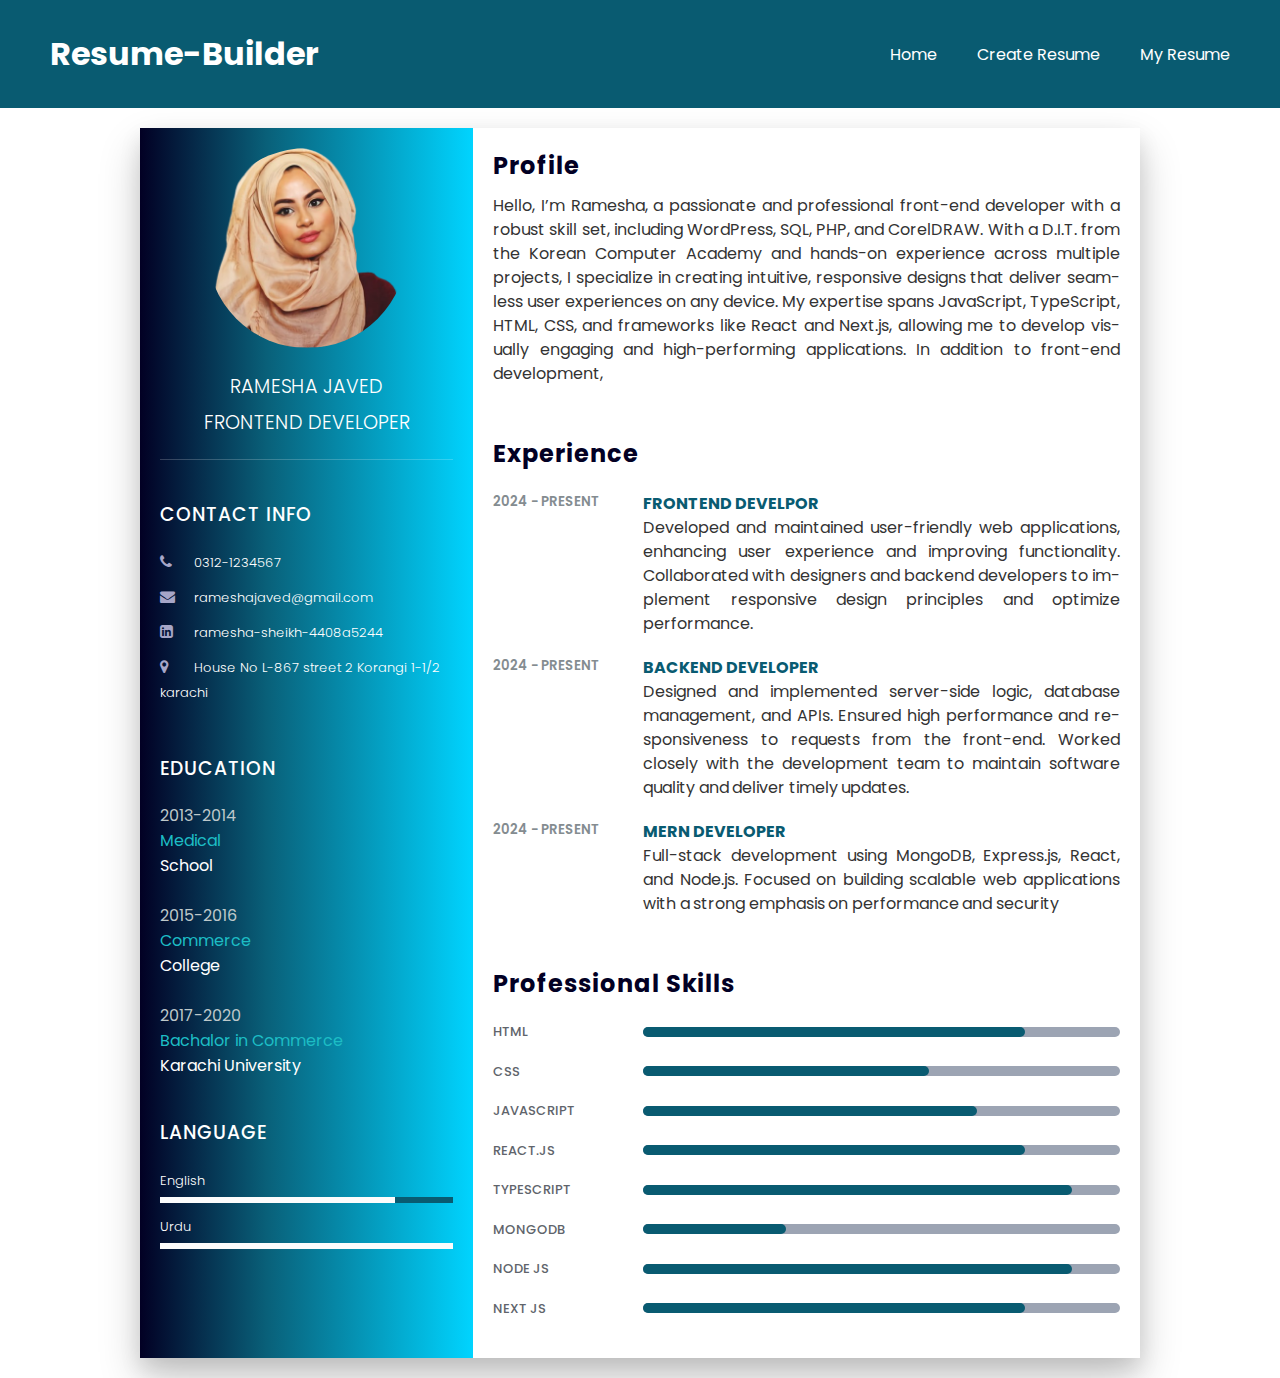
<file: milestone-5/index.html>
<!DOCTYPE html>
<html lang="en">

<head>
    <meta charset="UTF-8">
    <meta name="viewport" content="width=device-width, initial-scale=1.0">
    <title>Resume-Builder</title>
    <link rel="stylesheet" href="https://cdnjs.cloudflare.com/ajax/libs/font-awesome/4.7.0/css/font-awesome.css"
        integrity="sha512-5A8nwdMOWrSz20fDsjczgUidUBR8liPYU+WymTZP1lmY9G6Oc7HlZv156XqnsgNUzTyMefFTcsFH/tnJE/+xBg=="
        crossorigin="anonymous" referrerpolicy="no-referrer" />
    <link rel="stylesheet" href="./css/style.css">
    <style>
        /* Default desktop view - navigation visible */
        .navigation {
            display: flex;
            flex-direction: row;
        }

        .hamburger {
            display: none;
            cursor: pointer;
            font-size: 30px;
        }

        /* Mobile view settings */
        @media (max-width: 768px) {
            .navigation {
                display: none; /* Hide by default on mobile */
                flex-direction: column;
            }

            .navigation.show {
                display: flex; /* Show on hamburger click */
            }

            .hamburger {
                display: block;
            }
        }
    </style>
</head>

<body>
    <nav>
        <div class="logo">
            <h1 style="color: white;">Resume-Builder</h1>
        </div>

        <div class="navigation hide">
            <a href="./index.html">Home</a>
            <a href="./create-resume.html">Create Resume</a>
            <a href="./my-resume.html">My Resume</a>
        </div>

        <!-- Optional Hamburger Menu for Mobile -->
        <div class="hamburger" onclick="toggleNavigation()">
            ☰
        </div>
    </nav>




    <div class="container">
        <div class="left_side">

            <div class="profileText">
                <div class="imgBox">
                    <img src="./assests/123-removebg-preview.png" alt="">
                </div>
                <h2><span id="profileName">Ramesha Javed</span><br><span id="profileDesignation">
                        Frontend Developer
                    </span></h2>
            </div>

            <div class="contact-info">
                <h3 class="title">Contact Info</h3>
                <ul>
                    <li>
                        <span class="icon"><i class="fa fa-phone" aria-hidden="true"></i></span>
                        <span class="text" id="contactPhone">0312-1234567</span>
                    </li>
                    <li>
                        <span class="icon"><i class="fa fa-envelope" aria-hidden="true"></i></span>
                        <span class="text" id="contactEmail">rameshajaved@gmail.com</span>
                    </li>
                    <!-- <li>
                        <span class="icon"><i class="fa fa-globe" aria-hidden="true"></i></span>
                        <span class="text">www.abcwebsite.com</span>
                    </li> -->
                    <li>
                        <span class="icon"><i class="fa fa-linkedin-square" aria-hidden="true"></i></span>
                        <span class="text" id="contactLinkedIn">ramesha-sheikh-4408a5244</span>
                    </li>
                    <li>
                        <span class="icon"><i class="fa fa-map-marker" aria-hidden="true"></i></span>
                        <span class="text" id="contactAddress">House No L-867 street 2 Korangi 1-1/2 karachi</span>
                    </li>
                </ul>
            </div>

            <div class="contact-info education">
                <h3 class="title">Education</h3>
                <p style="color: rgb(190, 200, 202) ;">2013-2014</p>
                <p style="color: rgb(29, 189, 197) ;"> Medical</p>
                <p style="color: white ;">School</p>
                <br>
                <p style="color:rgb(190, 200, 202);">2015-2016</p>
                <p style="color:rgb(29, 189, 197)  ;">Commerce</p>
                <p style="color: white ;">College</p>
                <br>
                <p style="color:rgb(190, 200, 202) ;">2017-2020</p>
                <p style="color:rgb(29, 189, 197) ;">Bachalor in Commerce  </p>
                <p style="color: white;">Karachi University</p>

            </div>

            <div class="contact-info language">
                <h3 class="title">Language</h3>
                <ul>
                    <li>
                        <span class="text">English</span>
                        <span class="percent">
                            <div style="width: 80%;"></div>
                        </span>
                    </li>
                    <li>
                        <span class="text">Urdu</span>
                        <span class="percent">
                            <div style="width: 100%;"></div>
                        </span>
                    </li>

                </ul>
            </div>
        </div>

        <div class="right_side">

            <div class="about">
                <h2 class="title2">Profile</h2>
                <p id="profileDescription">Hello, I’m Ramesha, a passionate and professional front-end developer with a robust skill set, including WordPress, SQL, PHP, and CorelDRAW. With a D.I.T. from the Korean Computer Academy and hands-on experience across multiple projects, I specialize in creating intuitive, responsive designs that deliver seamless user experiences on any device.

                    My expertise spans JavaScript, TypeScript, HTML, CSS, and frameworks like React and Next.js, allowing me to develop visually engaging and high-performing applications. In addition to front-end development,
              
                </p>
            </div>

            <div class="about">
                <h2 class="title2">Experience</h2>
                <div class="box">
                    <div class="year_company">
                        <h5>2024 - present</h5>
                    </div>
                    <div class="text">
                        <h4>Frontend Develpor</h4>
                        <p>
                            Developed and maintained user-friendly web applications, enhancing user experience and
                            improving functionality.
                            Collaborated with designers and backend developers to implement responsive design principles
                            and optimize performance.
                        </p>
                    </div>
                </div>


                <div class="box">
                    <div class="year_company">
                        <h5>2024 - present</h5>
                    </div>
                    <div class="text">
                        <h4>Backend Developer</h4>
                        <p>
                            Designed and implemented server-side logic, database management, and APIs. Ensured high
                            performance and responsiveness
                            to requests from the front-end. Worked closely with the development team to maintain
                            software quality and deliver timely updates.
                        </p>
                    </div>
                </div>

                <div class="box">
                    <div class="year_company">
                        <h5>2024 - present</h5>
                    </div>
                    <div class="text">
                        <h4>MERN Developer </h4>
                        <p>
                            Full-stack development using MongoDB, Express.js, React, and Node.js. Focused on building
                            scalable web applications
                            with a strong emphasis on performance and security
                        </p>
                    </div>
                </div>





            </div>
            <div class="about skills">
                <h2 class="title2">Professional Skills </h2>
                <div class="box">
                    <h4>HTML</h4>
                    <div class="percent2">
                        <div style="width: 80%;"></div>
                    </div>
                </div>
                <div class="box">
                    <h4>Css</h4>
                    <div class="percent2">
                        <div style="width: 60%;"></div>
                    </div>
                </div>
                <div class="box">
                    <h4>Javascript</h4>
                    <div class="percent2">
                        <div style="width: 70%;"></div>
                    </div>
                </div>
                <div class="box">
                    <h4>React.js</h4>
                    <div class="percent2">
                        <div style="width: 80%;"></div>
                    </div>
                </div>
                <div class="box">
                    <h4>Typescript</h4>
                    <div class="percent2">
                        <div style="width: 90%;"></div>
                    </div>
                </div>
                <div class="box">
                    <h4>Mongodb</h4>
                    <div class="percent2">
                        <div style="width: 30%;"></div>
                    </div>
                </div>
                <div class="box">
                    <h4>Node js</h4>
                    <div class="percent2">
                        <div style="width: 90%;"></div>
                    </div>
                </div>
                <div class="box">
                    <h4>Next js</h4>
                    <div class="percent2">
                        <div style="width: 80%;"></div>
                    </div>
                </div>


            </div>


        </div>

    </div>
    </div>





    <script>
        function toggleNavigation() {
            const navigation = document.querySelector('.navigation');
            navigation.classList.toggle('show'); // Toggle the 'show' class
        }
    </script>

    <script type="text/javascript" src="src/index.js"></script>
</body>

</html>
</file>
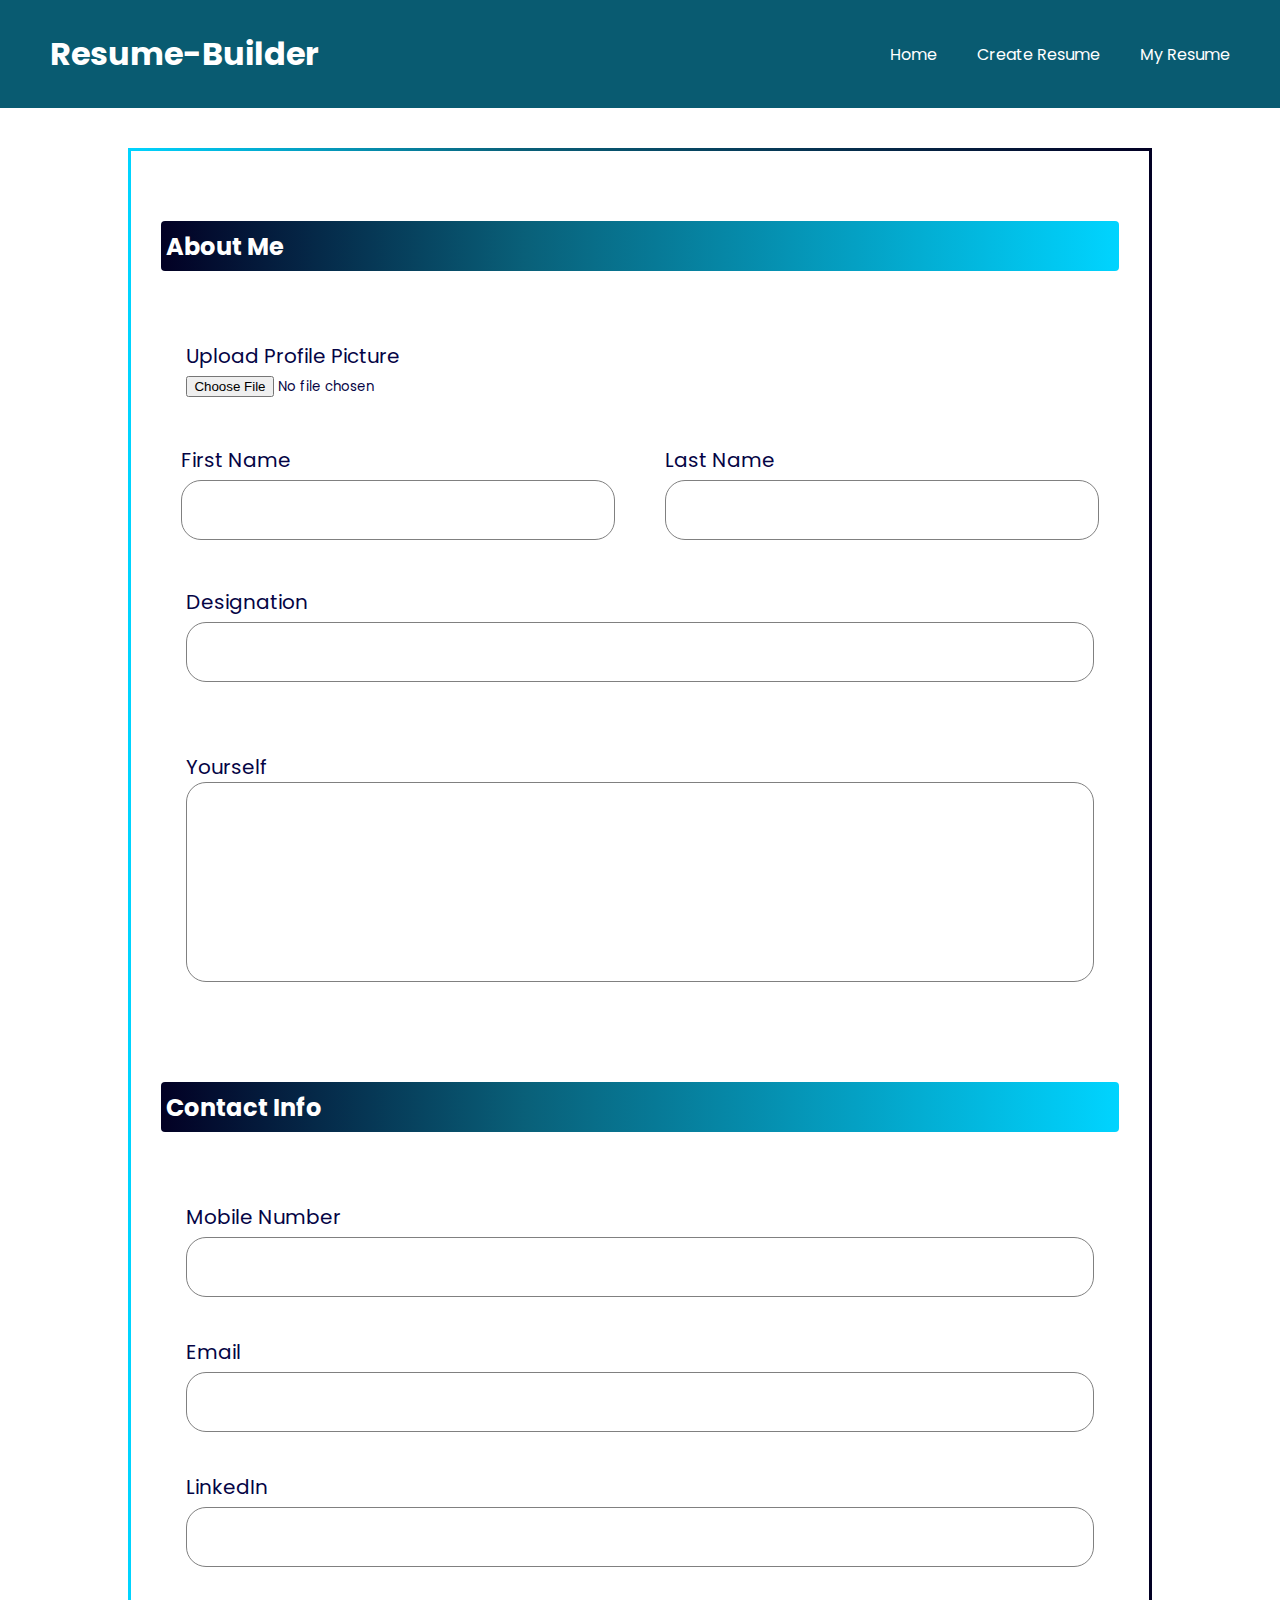
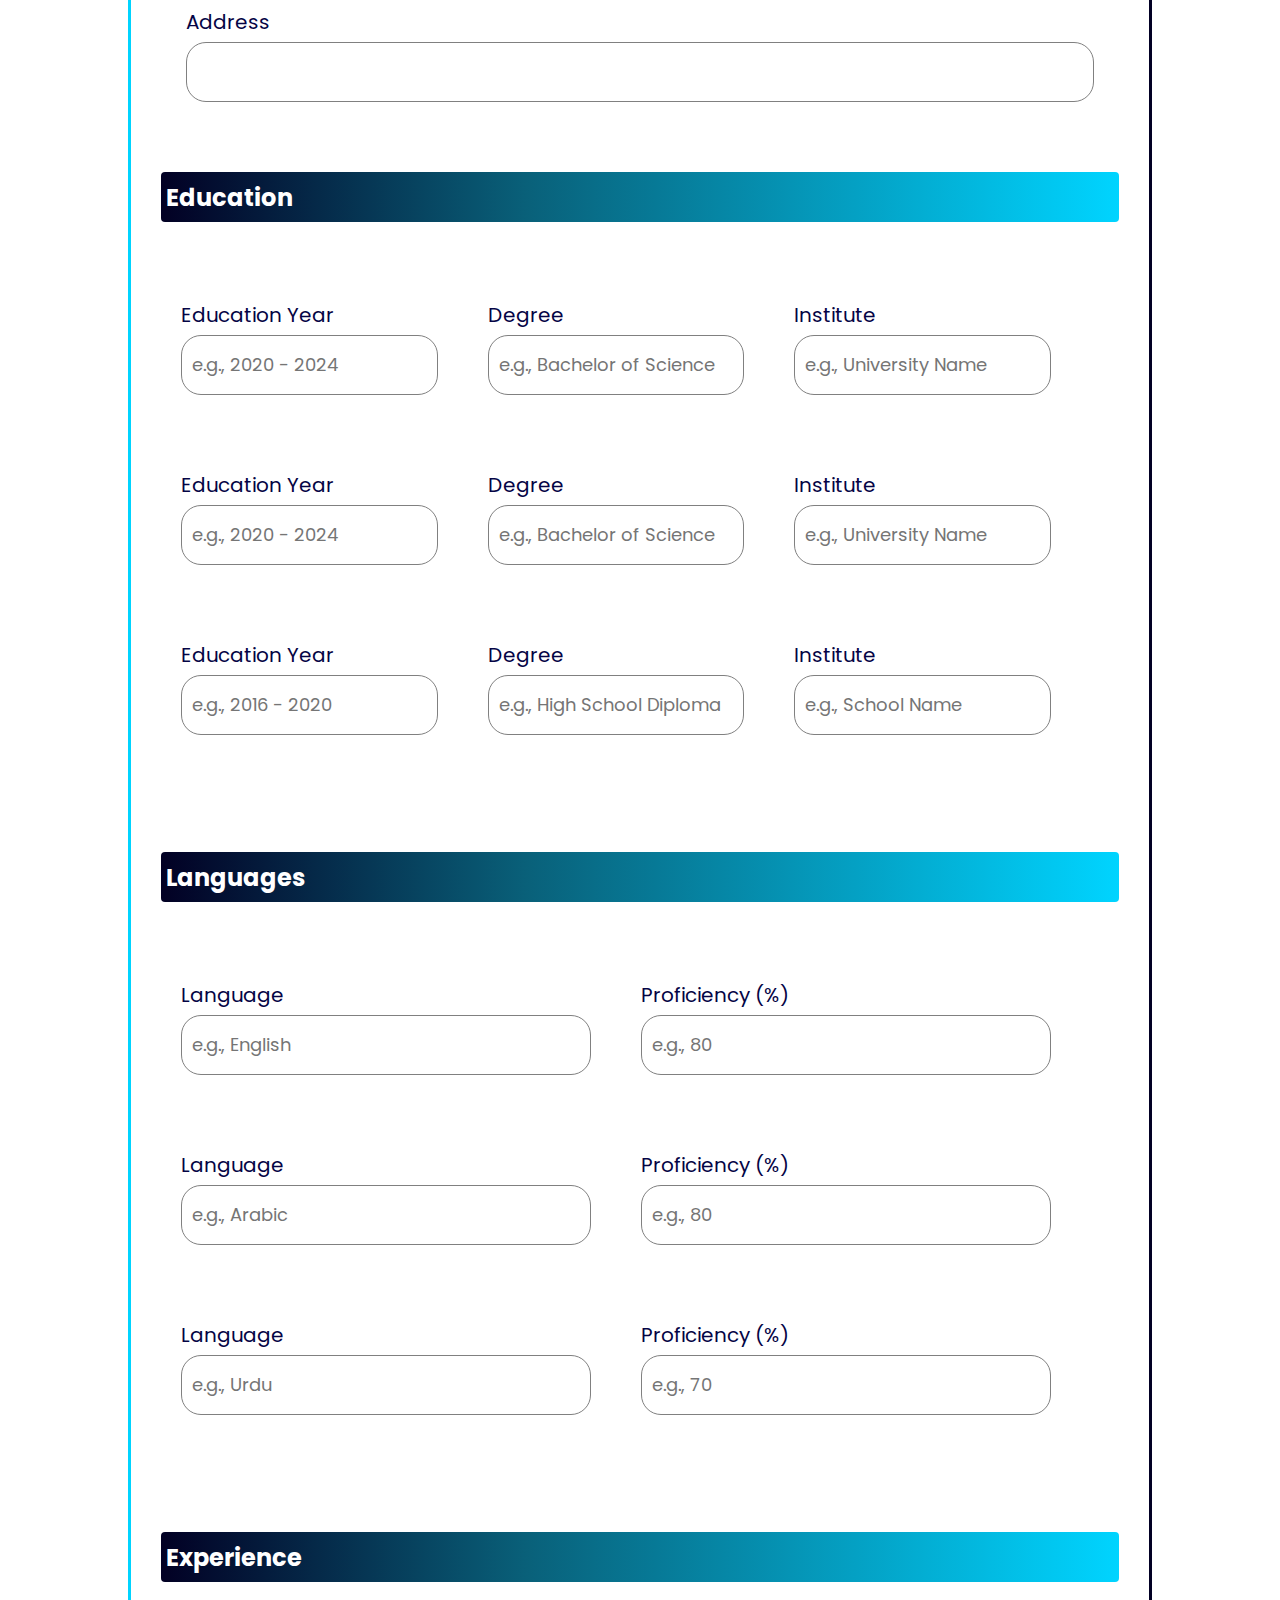
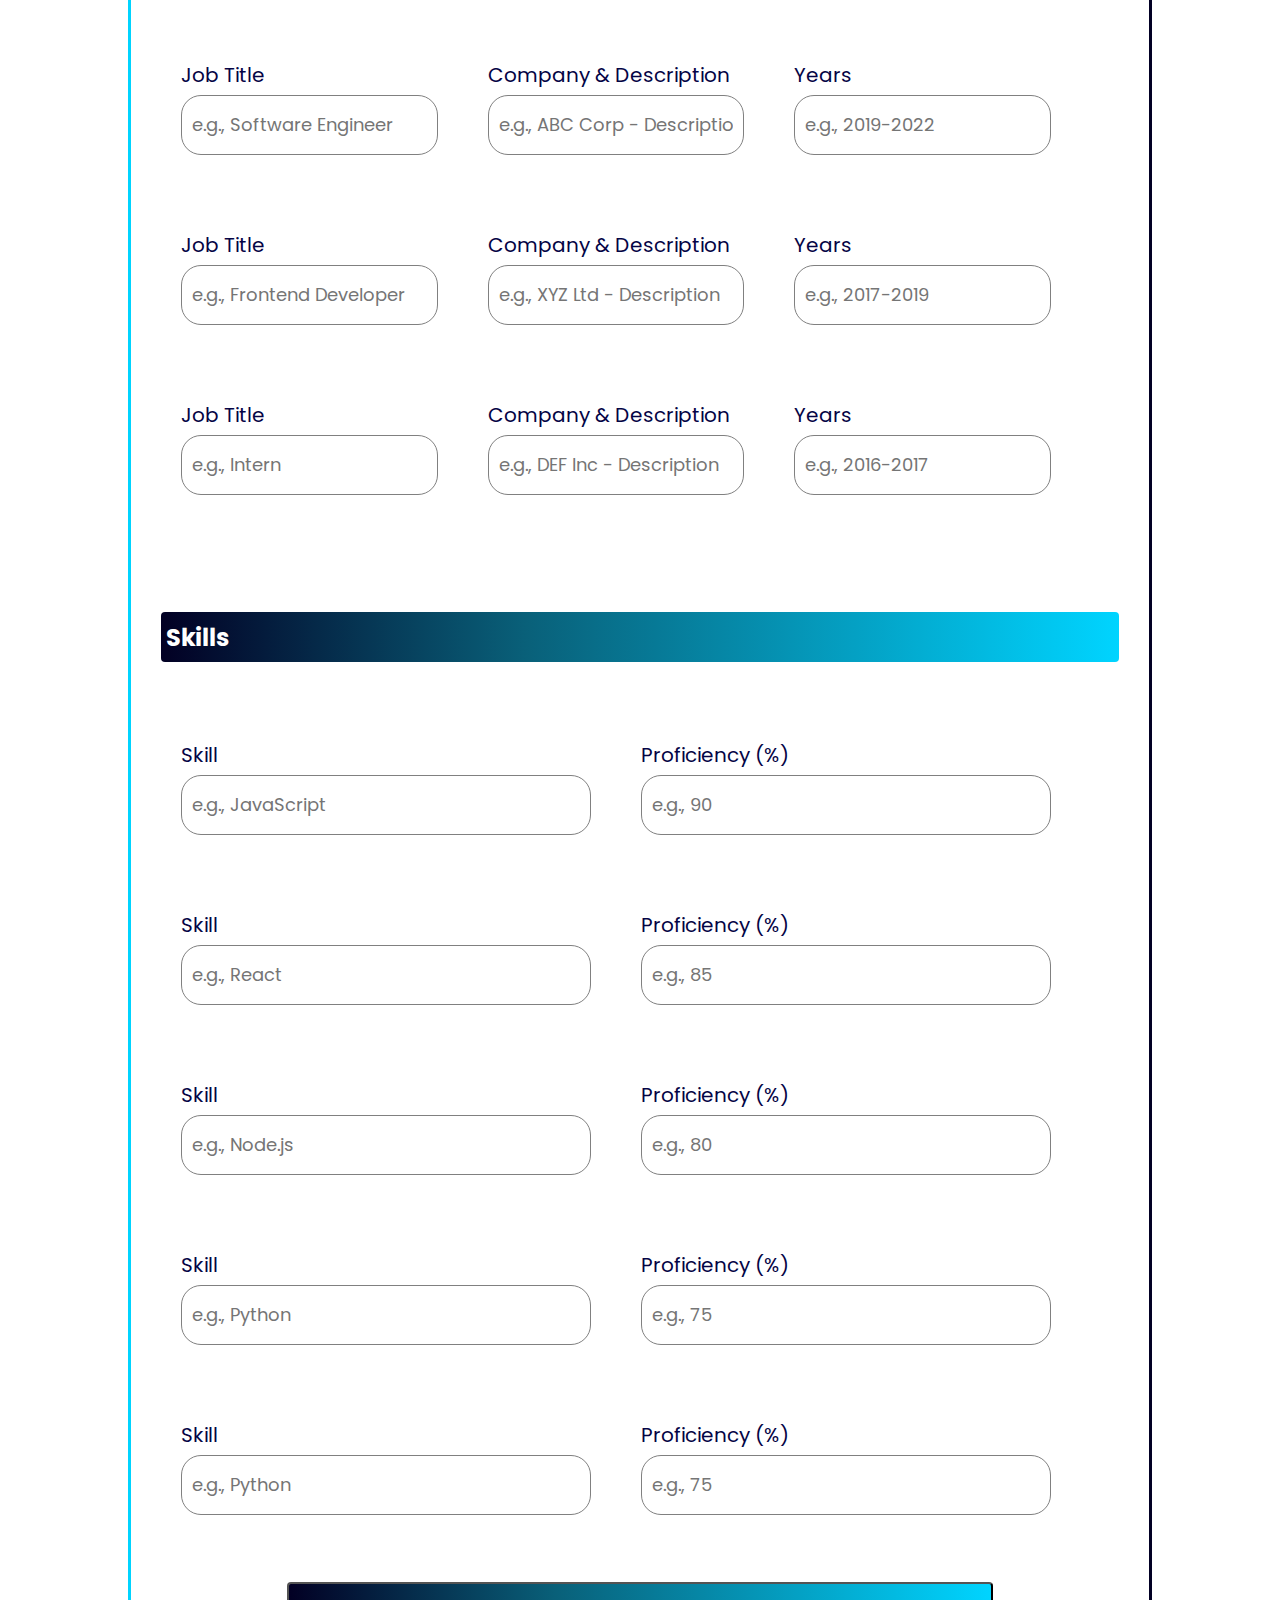
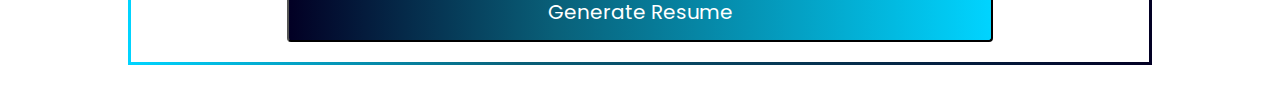
<file: milestone-4/index.html.html>
<!DOCTYPE html>
<html lang="en">

<head>
    <meta charset="UTF-8">
    <meta name="viewport" content="width=device-width, initial-scale=1.0">
    <title>Create Resume</title>
    <link rel="stylesheet" href="./css/style.css">
    <link rel="stylesheet" href="./css/form.css">
    <style>
        /* Default desktop view - navigation visible */
        .navigation {
            display: flex;
            flex-direction: row;
        }

        .hamburger {
            display: none;
            cursor: pointer;
            font-size: 30px;
        }

        /* Mobile view settings */
        @media (max-width: 768px) {
            .navigation {
                display: none; /* Hide by default on mobile */
                flex-direction: column;
            }

            .navigation.show {
                display: flex; /* Show on hamburger click */
            }

            .hamburger {
                display: block;
            }
        }
    </style>
</head>

<body>

    <nav>
        <div class="logo">
            <h1 style="color: white;">Resume-Builder</h1>
        </div>
    
        <div class="navigation hide">
            <a href="./index.html">Home</a>
            <a href="./create-resume.html">Create Resume</a>
            <a href="./my-resume.html">My Resume</a>
        </div>
    
        <!-- Optional Hamburger Menu for Mobile -->
        <div class="hamburger" onclick="toggleNavigation()">
            ☰
        </div>
    </nav>
    

    <div class="mainDiv">
        <form>
            <div class="headline">
                <h2>About Me</h2>
            </div>

            <!-- Image File Input -->
            <div class="input-label">
                <label for="profileImage">Upload Profile Picture</label>
                <input type="file" id="profileImage" accept="image/*">
            </div>

            <div class="input-group">
                <div class="input-label">
                    <label for="firstName">First Name</label>
                    <input type="text" id="firstName" required>
                </div>
                <div class="input-label">
                    <label for="lastName">Last Name</label>
                    <input type="text" id="lastName" required>
                </div>
            </div>
            <div class="input-label">
                <label for="designation">Designation</label>
                <input class="input" id="designation" type="text" required>
            </div>
            <div class="textarea-label">
                <label for="yourself">Yourself</label>
                <textarea id="yourself" required></textarea>
            </div>

            <div class="headline">
                <h2>Contact Info</h2>
            </div>

            <div class="input-label">
                <label for="phoneNumber">Mobile Number</label>
                <input class="input" id="phoneNumber" type="text" required>
            </div>
            <div class="input-label">
                <label for="email">Email</label>
                <input class="input" id="email" type="email" required>
            </div>
            <div class="input-label">
                <label for="linkedin">LinkedIn</label>
                <input class="input" id="linkedin" type="text" required>
            </div>
            <div class="input-label">
                <label for="address">Address</label>
                <input class="input" id="address" type="text" required>
            </div>

            <div class="headline">
                <h2>Education</h2>
              </div>
              
              <div class="education-section">
                <div class="input-group">
                  <div class="input-label">
                    <label for="edu-year-1">Education Year</label>
                    <input
                      type="text"
                      id="edu-year-1"
                      placeholder="e.g., 2020 - 2024"
                     
                    />
                  </div>
                  <div class="input-label">
                    <label for="edu-degree-1">Degree</label>
                    <input
                      type="text"
                      id="edu-degree-1"
                      placeholder="e.g., Bachelor of Science"
                     
                    />
                  </div>
                  <div class="input-label">
                    <label for="edu-institute-1">Institute</label>
                    <input
                      type="text"
                      id="edu-institute-1"
                      placeholder="e.g., University Name"
                     
                    />
                  </div>
                </div>
                <div class="input-group">
                  <div class="input-label">
                    <label for="edu-year-1">Education Year</label>
                    <input
                      type="text"
                      id="edu-year-1"
                      placeholder="e.g., 2020 - 2024"
                     
                    />
                  </div>
                  <div class="input-label">
                    <label for="edu-degree-1">Degree</label>
                    <input
                      type="text"
                      id="edu-degree-1"
                      placeholder="e.g., Bachelor of Science"
                     
                    />
                  </div>
                  <div class="input-label">
                    <label for="edu-institute-1">Institute</label>
                    <input
                      type="text"
                      id="edu-institute-1"
                      placeholder="e.g., University Name"
                     
                    />
                  </div>
                </div>
                <div class="input-group">
                  <div class="input-label">
                    <label for="edu-year-2">Education Year</label>
                    <input
                      type="text"
                      id="edu-year-2"
                      placeholder="e.g., 2016 - 2020"
                     
                    />
                  </div>
                  <div class="input-label">
                    <label for="edu-degree-2">Degree</label>
                    <input
                      type="text"
                      id="edu-degree-2"
                      placeholder="e.g., High School Diploma"
                     
                    />
                  </div>
                  <div class="input-label">
                    <label for="edu-institute-2">Institute</label>
                    <input
                      type="text"
                      id="edu-institute-2"
                      placeholder="e.g., School Name"
                   
                    />
                  </div>
                  
                </div>
              </div>
      
              <div class="headline">
                <h2>Languages</h2>
              </div>
      
              <div class="language-section">
                <div class="input-group">
                  <div class="input-label">
                    <label for="language-1">Language</label>
                    <input
                      type="text"
                      id="language-1"
                      placeholder="e.g., English"
                      required
                    />
                  </div>
                  <div class="input-label">
                    <label for="proficiency-1">Proficiency (%)</label>
                    <input
                      type="number"
                      id="proficiency-1"
                      placeholder="e.g., 80"
                      min="0"
                      max="100"
                      required
                    />
                  </div>
                </div>
                <div class="input-group">
                  <div class="input-label">
                    <label for="language-1">Language</label>
                    <input
                      type="text"
                      id="language-1"
                      placeholder="e.g., Arabic"
                      required
                    />
                  </div>
                  <div class="input-label">
                    <label for="proficiency-1">Proficiency (%)</label>
                    <input
                      type="number"
                      id="proficiency-1"
                      placeholder="e.g., 80"
                      min="0"
                      max="100"
                      required
                    />
                  </div>
                </div>
                <div class="input-group">
                  <div class="input-label">
                    <label for="language-2">Language</label>
                    <input
                      type="text"
                      id="language-2"
                      placeholder="e.g., Urdu"
                      required
                    />
                  </div>
                  <div class="input-label">
                    <label for="proficiency-2">Proficiency (%)</label>
                    <input
                      type="number"
                      id="proficiency-2"
                      placeholder="e.g., 70"
                      min="0"
                      max="100"
                      required
                    />
                  </div>
                </div>
              </div>
      
              <div class="headline">
                <h2>Experience</h2>
              </div>
      
              <div class="experience-section">
                <div class="input-group">
                  <div class="input-label">
                    <label for="job-title-1">Job Title</label>
                    <input
                      type="text"
                      id="job-title-1"
                      placeholder="e.g., Software Engineer"
                      
                    />
                  </div>
                  <div class="input-label">
                    <label for="company-desc-1">Company & Description</label>
                    <input
                      type="text"
                      id="company-desc-1"
                      placeholder="e.g., ABC Corp - Description"
                     
                    />
                  </div>
                  <div class="input-label">
                    <label for="years-1">Years</label>
                    <input
                      type="text"
                      id="years-1"
                      placeholder="e.g., 2019-2022"
                     
                    />
                  </div>
                </div>
      
                <div class="input-group">
                  <div class="input-label">
                    <label for="job-title-2">Job Title</label>
                    <input
                      type="text"
                      id="job-title-2"
                      placeholder="e.g., Frontend Developer"
                     
                    />
                  </div>
                  <div class="input-label">
                    <label for="company-desc-2">Company & Description</label>
                    <input
                      type="text"
                      id="company-desc-2"
                      placeholder="e.g., XYZ Ltd - Description"
                     
                    />
                  </div>
                  <div class="input-label">
                    <label for="years-2">Years</label>
                    <input
                      type="text"
                      id="years-2"
                      placeholder="e.g., 2017-2019"
                    
                    />
                  </div>
                  
                </div>
      
                <div class="input-group">
                  <div class="input-label">
                    <label for="job-title-3">Job Title</label>
                    <input
                      type="text"
                      id="job-title-3"
                      placeholder="e.g., Intern"
                     
                    />
                  </div>
                  <div class="input-label">
                    <label for="company-desc-3">Company & Description</label>
                    <input
                      type="text"
                      id="company-desc-3"
                      placeholder="e.g., DEF Inc - Description"
                     
                    />
                  </div>
                  <div class="input-label">
                    <label for="years-3">Years</label>
                    <input
                      type="text"
                      id="years-3"
                      placeholder="e.g., 2016-2017"
                   
                    />
                  </div>
                </div>
              </div>
      
              <!-- Skills Section -->
              <div class="headline">
                <h2>Skills</h2>
              </div>
              <div class="skills-section">
                <div class="input-group">
                  <div class="input-label">
                    <label for="skill-1">Skill</label>
                    <input
                      type="text"
                      id="skill-1"
                      placeholder="e.g., JavaScript"
                   
                    />
                  </div>
                  <div class="input-label">
                    <label for="skill-level-1">Proficiency (%)</label>
                    <input
                      type="number"
                      id="skill-level-1"
                      placeholder="e.g., 90"
                      min="0"
                      max="100"
                    
                    />
                  </div>
                </div>
      
                <div class="input-group">
                  <div class="input-label">
                    <label for="skill-2">Skill</label>
                    <input
                      type="text"
                      id="skill-2"
                      placeholder="e.g., React"
                     
                    />
                  </div>
                  <div class="input-label">
                    <label for="skill-level-2">Proficiency (%)</label>
                    <input
                      type="number"
                      id="skill-level-2"
                      placeholder="e.g., 85"
                      min="0"
                      max="100"
                      
                    />
                  </div>
                </div>
      
                <div class="input-group">
                  <div class="input-label">
                    <label for="skill-3">Skill</label>
                    <input
                      type="text"
                      id="skill-3"
                      placeholder="e.g., Node.js"
                     
                    />
                  </div>
                  <div class="input-label">
                    <label for="skill-level-3">Proficiency (%)</label>
                    <input
                      type="number"
                      id="skill-level-3"
                      placeholder="e.g., 80"
                      min="0"
                      max="100"
                      
                    />
                  </div>
                </div>
      
                <div class="input-group">
                  <div class="input-label">
                    <label for="skill-4">Skill</label>
                    <input
                      type="text"
                      id="skill-4"
                      placeholder="e.g., Python"
                 
                    />
                  </div>
                  <div class="input-label">
                    <label for="skill-level-4">Proficiency (%)</label>
                    <input
                      type="number"
                      id="skill-level-4"
                      placeholder="e.g., 75"
                      min="0"
                      max="100"
                      
                    />
                  </div>
                </div>
      
                <div class="input-group">
                  <div class="input-label">
                    <label for="skill-5">Skill</label>
                    <input
                      type="text"
                      id="skill-5"
                      placeholder="e.g., Python"
                      
                    />
                  </div>
                  <div class="input-label">
                    <label for="skill-level-5">Proficiency (%)</label>
                    <input
                      type="number"
                      id="skill-level-5"
                      placeholder="e.g., 75"
                      min="0"
                      max="100"
                     
                    />
                  </div>
                </div>
              </div>
      
              <button type="submit">Generate Resume</button>
            </form>
          </div>
          <script>
            function toggleNavigation() {
              const navigation = document.querySelector(".navigation");
              navigation.classList.toggle("show"); // Toggle the 'show' class
            }
          </script>
          <script src="src/index.js"></script>
        </body>
      </html>
</file>
<file: milestone-5/css/style.css>
@import url('https://fonts.googleapis.com/css2?family=Poppins:ital,wght@0,100;0,200;0,300;0,400;0,500;0,600;0,700;0,800;0,900;1,100;1,200;1,300;1,400;1,500;1,600;1,700;1,800;1,900&display=swap');

* {
    margin: 0;
    padding: 0;
    box-sizing: border-box;
    font-family: "Poppins", sans-serif;
}

nav {
    width: 100%;
    height: 12vh;
    background-color:#095b71;
    position: sticky;
    top: 0;
    align-items: center;
    z-index: 99999999;
    display: flex;
    justify-content: space-between;
    padding: 0 50px;
}

nav .logo img {
    width: 60px; /* If you add an image */
}

nav .navigation {
    display: flex;
    gap: 40px;
}

.navigation a {
    text-decoration: none;
    color: white;
    transition: color 0.3s;
     /* Smooth color transition */;
    -webkit-transition: color 0.3s;
    -moz-transition: color 0.3s;
    -ms-transition: color 0.3s;
    -o-transition: color 0.3s;
}

.navigation a:hover {
    color: var(--secondary-color); /* Change color on hover */
}

/* Optional styles for the hamburger menu */
.hamburger {
    display: none; /* Hidden by default */
    font-size: 30px; /* Font size for the hamburger icon */
    color: white;
    cursor: pointer; /* Hand cursor on hover */
}

/* Responsive Styles */
@media (max-width: 768px) {
    nav .navigation {
        display: none; /* Hide navigation on small screens */
        flex-direction: column; /* Stack items vertically */
        position: absolute;
        top: 12vh; /* Position below the navbar */
        left: 0;
        background-color:#095b71; /* Match the navbar color */
        width: 100%;
    }

    .navigation.show {
        display: flex; /* Show the navigation when toggled */
    }

    .hamburger {
        display: block; /* Show hamburger menu on small screens */
    }
}

:root {
    --base-padding: 20px;
    --base-margin: 20px;
    --primary-color: #003147;
    --secondary-color: #049afc;
    --button-color:#095b71;;
    --button-hover-color: #095b71;;
    --edit-button-color: #4c7faf;
}

/* Body Styles */
body {
    /* background: rgb(2,0,36); */
    background-repeat: no-repeat;
    background-color: white;
    /* background: linear-gradient(90deg, rgba(2,0,36,1) 0%, rgba(9,9,121,1) 33%, rgba(162,0,255,1) 100%); */
    display: flex;
    align-items: center;
    flex-direction: column;
    min-height: 100vh;
}

/* Container Styles */
.container {
    position: relative;
    width: 100%;
    max-width: 1000px;
    min-height: 1000px;
    background-color: whitesmoke;
    margin: var(--base-margin);
    display: grid;
    grid-template-columns: 1fr 2fr;
    box-shadow: 0 20px 40px rgba(0, 0, 0, 0.2), 0 10px 20px rgba(0, 0, 0, 0.1);
}

/* Left Side Styles */
.container .left_side {
    position: relative;
    background: rgb(2,0,36);
    background: linear-gradient(90deg, rgba(2,0,36,1) 0%, rgba(9,96,121,1) 38%, rgba(0,212,255,1) 100%);
    padding: var(--base-padding);
}

/* Profile Text Styles */
.profileText {
    position: relative;
    display: flex;
    flex-direction: column;
    align-items: center;
    padding-bottom: 20px;
    border-bottom: 1px solid rgba(255, 255, 255, 0.2);
}

.profileText .imgBox {
    position: relative;
    width: 200px;
    height: 200px;
    border-radius: 50%;
    overflow: hidden;
}

.profileText .imgBox img {
    position: absolute;
    top: 0;
    left: 0;
    width: 100%;
    height: 100%;
    object-fit: cover;
}

.profileText h2 {
    color: white;
    font-size: 1.5em;
    margin-top: 20px;
    text-transform: uppercase;
    text-align: center;
    font-weight: 600;
    line-height: 1.4em;
}

.profileText h2 span {
    font-size: 0.8em;
    font-weight: 300;
}

/* Contact Info Styles */
.contact-info {
    padding-top: 40px;
}

.title {
    color: white;
    text-transform: uppercase;
    font-weight: 500;
    letter-spacing: 1px;
    margin-bottom: 20px;
}

.contact-info ul {
    position: relative;
}

.contact-info ul li {
    position: relative;
    list-style: none;
    margin: 10px 0;
    cursor: pointer;
    transition: color 0.3s; /* Add hover transition */
}

.contact-info ul li:hover {
    color: var(--secondary-color); /* Change color on hover */
}

.contact-info ul li .icon {
    display: inline-block;
    width: 30px;
    font-size: 15px;
    color:  rgb(166, 166, 200);
}

.contact-info ul li span {
    color: white;
    font-size: small;
    font-weight: 300;
}

.contact-info.education li {
    margin-bottom: 18px;
}

.contact-info.education h5 {
    color: var(--secondary-color);
    font-weight: 500;
}

.contact-info.education h4:nth-child(2) {
    color: white;
    font-weight: 500;
}

.contact-info.education h4 {
    color: white;
    font-weight: 300;
}

/* Language Percent Styles */
.contact-info.language .percent {
    position: relative;
    width: 100%;
    height: 6px;
    background-color:#095b71;
    display: block;
    margin-top: 5px;
}

.contact-info.language .percent div {
    position: absolute;
    top: 0;
    left: 0;
    height: 100%;
    background-color:  rgb(252, 252, 252);
}

/* Right Side Styles */
.container .right_side {
    position: relative;
    background-color: white;
    padding: var(--base-padding);
}

/* About Section Styles */
.about {
  margin-bottom: 50px;
  text-align: justify;
  line-height: 1.5;
  word-spacing: -0.5px;
  hyphens: auto;
}

.about:last-child {
    font-size: small;
    margin-bottom: 0;
}

.title2 {
    font-size:x-large;
    color:#020024;
    text-transform: capitalize;
    letter-spacing: 1px;
    margin-bottom: 10px;
}

p {
    color: #333;
}

/* About Box Styles */
.about .box {
    display: flex;
    flex-direction: row;
    margin: 20px 0;
}

.about .box .year_company {
    min-width: 150px;
}

.about .box .year_company h5 {
    text-transform: uppercase;
    color: #848c90;
    font-weight: 600;
}

.about .box .text h4 {
    text-transform: uppercase;
    color: #095b71;
    font-size: 16px;
}

/* Skills Section Styles */
.skills .box {
    position: relative;
    width: 100%;
    display: grid;
    align-items: center;
    grid-template-columns: 150px 1fr;
    justify-content: center;
}

.skills .box h4 {
    text-transform: uppercase;
    color: #60646b;
    font-weight: 500;
}

.skills .box .percent2 {
    position: relative;
    background-color: #9ca4b3;
    width: 100%;
    border-radius: 10px;
    height: 10px;
}

.skills .box .percent2 div {
    border-radius: 10px;
    position: absolute;
    top: 0;
    left: 0;
    height: 100%;
    background-color:#095b71;
}

/* Button Styles */
.btn-div {
    display: flex;
    gap: 15px; /* Adjusted gap between buttons */
}

.download-btn,
.edit-btn {
    appearance: none; /* Reset default styles */
    background-color: #b1acac; /* White background */
    border-radius: 40em; /* Fully rounded corners */
    border: none; /* Remove border */
    box-shadow: #ADCFFF 0 -12px 6px inset; /* Inner shadow */
    box-sizing: border-box;
    color: #000000; /* Text color */
    cursor: pointer;
    display: inline-block;
    font-family: -apple-system, sans-serif; /* System font */
    font-size: 1.2rem; /* Base font size */
    font-weight: 700; /* Font weight */
    line-height: 3; /* Line height */
    padding: 0 2rem; /* Padding */
    text-align: center; /* Centered text */
    text-decoration: none; /* Remove underline */
    transition: all 0.3s; /* Smooth transition */
}
.edit-btn a{
    text-decoration: none;
    color: #095b71;
}
.edit-btn a :hover{
    color: white;
}

/* Hover Effects for Buttons */
.download-btn:hover,
.edit-btn:hover {
    background-color:skyblue;
    color: #000000; /* Change color on hover */
}

/* Responsive Styles */
@media (max-width: 768px) {
    .container {
        grid-template-columns: 1fr; /* Stack columns */
        padding: 10px; /* Adjust padding */
    }

    .profileText h2 {
        font-size: 1.2em; /* Smaller font size on mobile */
    }

    .about .box {
        flex-direction: column; /* Stack about items */
        align-items: flex-start; /* Align to the start */
    }

    .skills .box {
        grid-template-columns: 1fr; /* Stack skills items */
    }

    .btn-div {
        flex-direction: column; /* Stack buttons vertically */
        align-items: center; /* Center buttons */
    }
}

@media (max-width: 480px) {
    nav {
        padding: 0 20px; /* Less padding on mobile */
    }

    .container {
        padding: 5px; /* Less padding */
    }

    .btn-div {
        gap: 10px; /* Adjust gap */
    }

    .profileText h2 {
        font-size: 1.5em; /* Adjust font size for mobile */
    }

    .contact-info ul li {
        font-size: 0.9em; /* Smaller font size */
    }
}
</file>
<file: milestone-4/css/style.css>
@import url('https://fonts.googleapis.com/css2?family=Poppins:ital,wght@0,100;0,200;0,300;0,400;0,500;0,600;0,700;0,800;0,900;1,100;1,200;1,300;1,400;1,500;1,600;1,700;1,800;1,900&display=swap');

* {
    margin: 0;
    padding: 0;
    box-sizing: border-box;
    font-family: "Poppins", sans-serif;
}

nav {
    width: 100%;
    height: 12vh;
    background-color:#095b71;
    position: sticky;
    top: 0;
    align-items: center;
    z-index: 99999999;
    display: flex;
    justify-content: space-between;
    padding: 0 50px;
}

nav .logo img {
    width: 60px; /* If you add an image */
}

nav .navigation {
    display: flex;
    gap: 40px;
}

.navigation a {
    text-decoration: none;
    color: white;
    transition: color 0.3s;
     /* Smooth color transition */;
    -webkit-transition: color 0.3s;
    -moz-transition: color 0.3s;
    -ms-transition: color 0.3s;
    -o-transition: color 0.3s;
}

.navigation a:hover {
    color: var(--secondary-color); /* Change color on hover */
}

/* Optional styles for the hamburger menu */
.hamburger {
    display: none; /* Hidden by default */
    font-size: 30px; /* Font size for the hamburger icon */
    color: white;
    cursor: pointer; /* Hand cursor on hover */
}

/* Responsive Styles */
@media (max-width: 768px) {
    nav .navigation {
        display: none; /* Hide navigation on small screens */
        flex-direction: column; /* Stack items vertically */
        position: absolute;
        top: 12vh; /* Position below the navbar */
        left: 0;
        background-color:#095b71; /* Match the navbar color */
        width: 100%;
    }

    .navigation.show {
        display: flex; /* Show the navigation when toggled */
    }

    .hamburger {
        display: block; /* Show hamburger menu on small screens */
    }
}

:root {
    --base-padding: 20px;
    --base-margin: 20px;
    --primary-color: #003147;
    --secondary-color: #049afc;
    --button-color:#095b71;;
    --button-hover-color: #095b71;;
    --edit-button-color: #4c7faf;
}

/* Body Styles */
body {
    /* background: rgb(2,0,36); */
    background-repeat: no-repeat;
    background-color: white;
    /* background: linear-gradient(90deg, rgba(2,0,36,1) 0%, rgba(9,9,121,1) 33%, rgba(162,0,255,1) 100%); */
    display: flex;
    align-items: center;
    flex-direction: column;
    min-height: 100vh;
}

/* Container Styles */
.container {
    position: relative;
    width: 100%;
    max-width: 1000px;
    min-height: 1000px;
    background-color: whitesmoke;
    margin: var(--base-margin);
    display: grid;
    grid-template-columns: 1fr 2fr;
    box-shadow: 0 20px 40px rgba(0, 0, 0, 0.2), 0 10px 20px rgba(0, 0, 0, 0.1);
}

/* Left Side Styles */
.container .left_side {
    position: relative;
    background: rgb(2,0,36);
    background: linear-gradient(90deg, rgba(2,0,36,1) 0%, rgba(9,96,121,1) 38%, rgba(0,212,255,1) 100%);
    padding: var(--base-padding);
}

/* Profile Text Styles */
.profileText {
    position: relative;
    display: flex;
    flex-direction: column;
    align-items: center;
    padding-bottom: 20px;
    border-bottom: 1px solid rgba(255, 255, 255, 0.2);
}

.profileText .imgBox {
    position: relative;
    width: 200px;
    height: 200px;
    border-radius: 50%;
    overflow: hidden;
}

.profileText .imgBox img {
    position: absolute;
    top: 0;
    left: 0;
    width: 100%;
    height: 100%;
    object-fit: cover;
}

.profileText h2 {
    color: white;
    font-size: 1.5em;
    margin-top: 20px;
    text-transform: uppercase;
    text-align: center;
    font-weight: 600;
    line-height: 1.4em;
}

.profileText h2 span {
    font-size: 0.8em;
    font-weight: 300;
}

/* Contact Info Styles */
.contact-info {
    padding-top: 40px;
}

.title {
    color: white;
    text-transform: uppercase;
    font-weight: 500;
    letter-spacing: 1px;
    margin-bottom: 20px;
}

.contact-info ul {
    position: relative;
}

.contact-info ul li {
    position: relative;
    list-style: none;
    margin: 10px 0;
    cursor: pointer;
    transition: color 0.3s; /* Add hover transition */
}

.contact-info ul li:hover {
    color: var(--secondary-color); /* Change color on hover */
}

.contact-info ul li .icon {
    display: inline-block;
    width: 30px;
    font-size: 15px;
    color:  rgb(166, 166, 200);
}

.contact-info ul li span {
    color: white;
    font-size: small;
    font-weight: 300;
}

.contact-info.education li {
    margin-bottom: 18px;
}

.contact-info.education h5 {
    color: var(--secondary-color);
    font-weight: 500;
}

.contact-info.education h4:nth-child(2) {
    color: white;
    font-weight: 500;
}

.contact-info.education h4 {
    color: white;
    font-weight: 300;
}

/* Language Percent Styles */
.contact-info.language .percent {
    position: relative;
    width: 100%;
    height: 6px;
    background-color:#095b71;
    display: block;
    margin-top: 5px;
}

.contact-info.language .percent div {
    position: absolute;
    top: 0;
    left: 0;
    height: 100%;
    background-color:  rgb(252, 252, 252);
}

/* Right Side Styles */
.container .right_side {
    position: relative;
    background-color: white;
    padding: var(--base-padding);
}

/* About Section Styles */
.about {
  margin-bottom: 50px;
  text-align: justify;
  line-height: 1.5;
  word-spacing: -0.5px;
  hyphens: auto;
}

.about:last-child {
    font-size: small;
    margin-bottom: 0;
}

.title2 {
    font-size:x-large;
    color:#020024;
    text-transform: capitalize;
    letter-spacing: 1px;
    margin-bottom: 10px;
}

p {
    color: #333;
}

/* About Box Styles */
.about .box {
    display: flex;
    flex-direction: row;
    margin: 20px 0;
}

.about .box .year_company {
    min-width: 150px;
}

.about .box .year_company h5 {
    text-transform: uppercase;
    color: #848c90;
    font-weight: 600;
}

.about .box .text h4 {
    text-transform: uppercase;
    color: #095b71;
    font-size: 16px;
}

/* Skills Section Styles */
.skills .box {
    position: relative;
    width: 100%;
    display: grid;
    align-items: center;
    grid-template-columns: 150px 1fr;
    justify-content: center;
}

.skills .box h4 {
    text-transform: uppercase;
    color: #60646b;
    font-weight: 500;
}

.skills .box .percent2 {
    position: relative;
    background-color: #9ca4b3;
    width: 100%;
    border-radius: 10px;
    height: 10px;
}

.skills .box .percent2 div {
    border-radius: 10px;
    position: absolute;
    top: 0;
    left: 0;
    height: 100%;
    background-color:#095b71;
}

/* Button Styles */
.btn-div {
    display: flex;
    gap: 15px; /* Adjusted gap between buttons */
}

.download-btn,
.edit-btn {
    appearance: none; /* Reset default styles */
    background-color: #b1acac; /* White background */
    border-radius: 40em; /* Fully rounded corners */
    border: none; /* Remove border */
    box-shadow: #ADCFFF 0 -12px 6px inset; /* Inner shadow */
    box-sizing: border-box;
    color: #000000; /* Text color */
    cursor: pointer;
    display: inline-block;
    font-family: -apple-system, sans-serif; /* System font */
    font-size: 1.2rem; /* Base font size */
    font-weight: 700; /* Font weight */
    line-height: 3; /* Line height */
    padding: 0 2rem; /* Padding */
    text-align: center; /* Centered text */
    text-decoration: none; /* Remove underline */
    transition: all 0.3s; /* Smooth transition */
}
.edit-btn a{
    text-decoration: none;
    color: #095b71;
}
.edit-btn a :hover{
    color: white;
}

/* Hover Effects for Buttons */
.download-btn:hover,
.edit-btn:hover {
    background-color:skyblue;
    color: #000000; /* Change color on hover */
}

/* Responsive Styles */
@media (max-width: 768px) {
    .container {
        grid-template-columns: 1fr; /* Stack columns */
        padding: 10px; /* Adjust padding */
    }

    .profileText h2 {
        font-size: 1.2em; /* Smaller font size on mobile */
    }

    .about .box {
        flex-direction: column; /* Stack about items */
        align-items: flex-start; /* Align to the start */
    }

    .skills .box {
        grid-template-columns: 1fr; /* Stack skills items */
    }

    .btn-div {
        flex-direction: column; /* Stack buttons vertically */
        align-items: center; /* Center buttons */
    }
}

@media (max-width: 480px) {
    nav {
        padding: 0 20px; /* Less padding on mobile */
    }

    .container {
        padding: 5px; /* Less padding */
    }

    .btn-div {
        gap: 10px; /* Adjust gap */
    }

    .profileText h2 {
        font-size: 1.5em; /* Adjust font size for mobile */
    }

    .contact-info ul li {
        font-size: 0.9em; /* Smaller font size */
    }
}
</file>
<file: milestone-4/css/form.css>
/* General Styles */
.mainDiv {
  width: 100%;
  min-height: 100vh;
  display: flex;
  justify-content: center;
  align-items: center;
  padding: 40px 0;
}
/* background: rgb(2,0,36); */
    /* background: linear-gradient(90deg, rgba(2,0,36,1) 0%, rgba(9,96,121,1) 38%, rgba(0,212,255,1) 100%); */
.mainDiv form {
  border: 3px solid transparent;
  border-image:  linear-gradient(90deg, rgba(0,212,255,1) 0%, rgba(9,96,121,1) 38%, rgba(2,0,36,1) 100%)
    1;
  padding: 10px; 
  width: 80%;
  min-height: 100vh;
  background-color: white;

  display: flex;

  flex-direction: column;
  align-items: center;
  padding: 20px 5px;
}

.headline {
  width: 95%;
  min-height: 50px;
  margin: 50px;
  border-radius: 4px;
  display: flex;
  align-items: center;
  padding: 0 5px;
  background: rgb(2,0,36); 
  background: linear-gradient(90deg, rgba(2,0,36,1) 0%, rgba(9,96,121,1) 38%, rgba(0,212,255,1) 100%);

  color: white;
}

.input-group {
    color: #050445;
  width: 95%;
  min-height: 150px;
  display: flex;
  gap: 10px;
  align-items: center;
}

.input-group input {
    color: #050445;
  width: 100%;
  min-height: 60px;
  outline: none;
  border-radius: 20px;
  border: 1px solid gray;
  padding: 0 10px;
  font-size: 18px;
}

.input-label {
    color: #050445;
  width: 90%;
  min-height: 100%;
  display: flex;
  margin: 20px;
  gap: 5px;
  flex-direction: column;
  align-items: start;
}

label {
  font-size: 20px;
}

.textarea-label {
    color: #050445;
  width: 100%;
  min-height: 100%;
  display: flex;
  margin: 50px;
  padding: 0 50px;
  flex-direction: column;
  align-items: start;
}

form textarea {
  width: 100%;
  min-height: 200px;
  resize: none;
  outline: none;
  border-radius: 20px;
  border: 1px solid gray;
  padding: 0 10px;
  font-size: 18px;
}

.input {
  color: #050445;
  width: 100%;
  min-height: 60px;
  resize: none;
  outline: none;
  border-radius: 20px;
  border: 1px solid gray;
  padding: 0 10px;
  font-size: 18px;
  
}

.education-section,
.language-section,
.experience-section,
.skills-section {
  width: 95%;
  display: flex;
  flex-direction: column;
  gap: 20px;
  margin-bottom: 40px;
}

.education-section .input-group,
.language-section .input-group,
.experience-section .input-group,
.skills-section .input-group {
  display: flex;
  gap: 10px;
  align-items: center;
  min-height: 150px;
}

.education-section .input-label,
.language-section .input-label,
.experience-section .input-label,
.skills-section .input-label {
  display: flex;
  flex-direction: column;
  gap: 5px;
}

.education-section input,
.language-section input,
.experience-section input,
.skills-section input {
  width: 100%;
  min-height: 60px;
  outline: none;
  border-radius: 20px;
  border: 1px solid gray;
  padding: 0 10px;
  font-size: 18px;
}

.education-section label,
.language-section label,
.experience-section label,
.skills-section label {
  font-size: 20px;
}

/* Button Styles */
button {

    /* display: flex; */
    align-items: center;
    padding: 0 5px;
  width: 70%;
  min-height: 60px;
  border-radius: 4px;
  background: rgb(2,0,36); 
  background: linear-gradient(90deg, rgba(2,0,36,1) 0%, rgba(9,96,121,1) 38%, rgba(0,212,255,1) 100%);
  color: white;
  font-size: 20px;
  transition: all 0.2s linear;
  outline: none;
}

button:hover {
  background-color: white;
  color: #e2e9ed;
  /* transition: all 0.3s linear; */
  /* border-color: #003147; */
  border: 4px solid transparent; /* Set a solid border color */
  border-image:  linear-gradient(90deg, rgba(0,212,255,1) 0%, rgba(9,96,121,1) 38%, rgba(2,0,36,1) 100%)
    1;
  padding: 10px;
}

.headline:hover {
  transition: all 0.3s linear;
  background-color: white;
  color: #a9b9c0;
  border: 3px solid transparent; /* Set a solid border color */
  border-image: linear-gradient(90deg, rgba(0,212,255,1) 0%, rgba(9,96,121,1) 38%, rgba(2,0,36,1) 100%)
    1;
  padding: 10px;
}

/* Responsive Styles */
@media (max-width: 768px) {
  .mainDiv form {
    width: 95%;
    gap: 50px;
    min-height: auto;
    /* background-color: aqua; */
    padding: 10px 10px;
  }

  .headline {
    margin: 20px;
    height: 40px;
  }

  .input-group {
    flex-direction: column;
    margin-top: 20px;
  }

  .input-group input {
    height: 50px;
    font-size: 16px;
  }

  .input-label {
    width: 100%;
    margin: 10px 0;
  }

  .input-label label {
    font-size: 18px;
  }

  form textarea {
    height: 150px;
    font-size: 16px;
  }

  .education-section .input-label,
  .language-section .input-label,
  .experience-section .input-label,
  .skills-section .input-label {
    width: 100%;
  }

  .education-section input,
  .language-section input,
  .experience-section input,
  .skills-section input {
    height: 50px;
    font-size: 16px;
  }

  button {
    width: 90%;
    height: 50px;
    font-size: 18px;
  }
}

@media (max-width: 480px) {
  .headline {
    width: 100%;
    margin: 10px;
    height: 30px;
  }

  .input-group {
    flex-direction: column;
    height: auto;
  }

  .input-group input {
    height: 60px;
    font-size: 14px;
  }

  .input-label {
    width: 100%;
    margin: 5px 0;
  }

  .input-label label {
    font-size: 16px;
  }

  form textarea {
    height: 100px;
    font-size: 14px;
  }

  .education-section input,
  .language-section input,
  .experience-section input,
  .skills-section input {
    height: 40px;
    font-size: 14px;
  }

  button {
    width: 100%;
    height: 40px;
    font-size: 16px;
  }
}

.button-container {
  width: 100%;
  display: flex;
  justify-content: center;
  align-items: center;
}

.save-btn {
  width: 50% !important;
}
</file>
